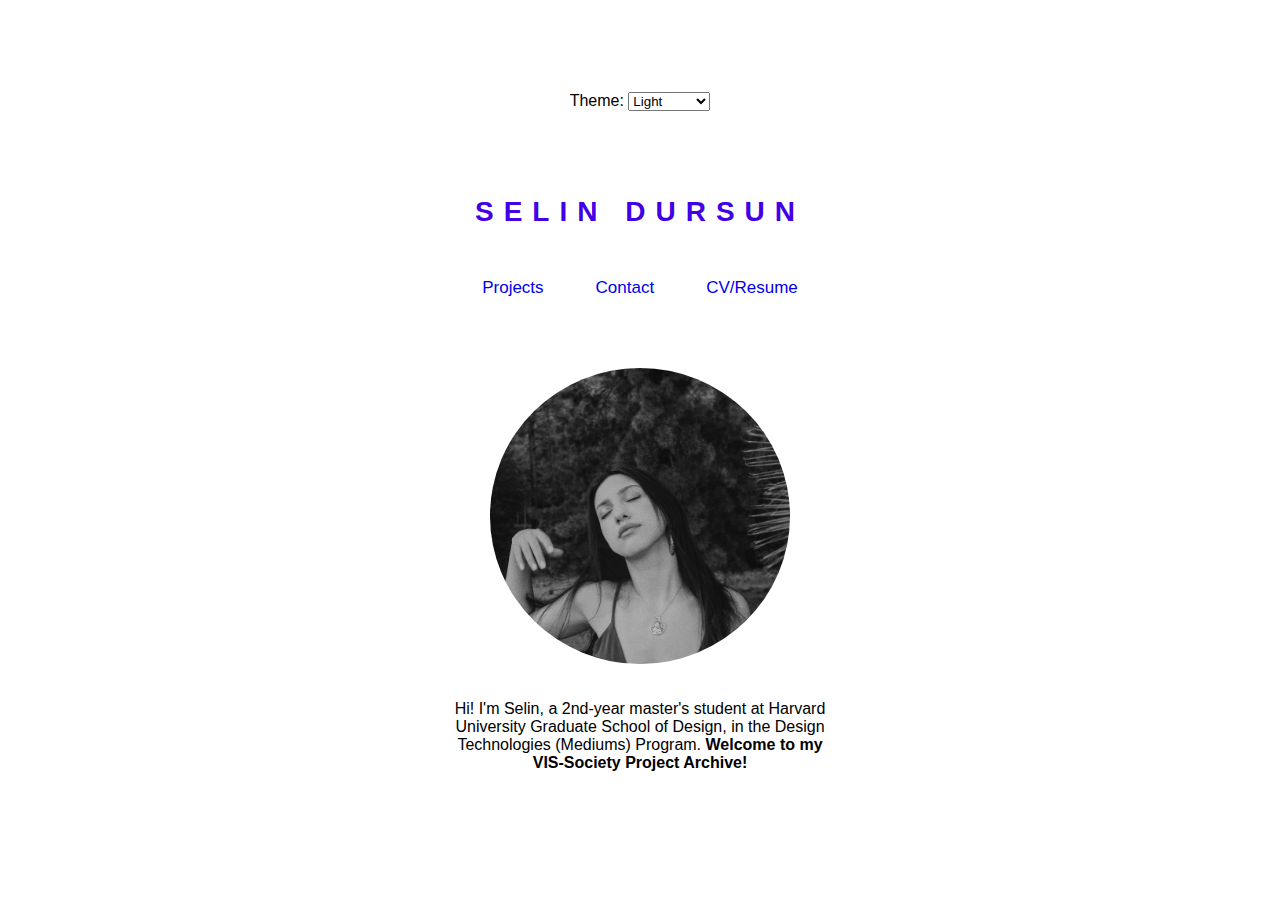
<file: index.html>
<!DOCTYPE html>
<html lang="en" class="home">
<link href="style.css" rel="stylesheet" />

<head>
    <link rel="preconnect" href="https://fonts.googleapis.com">
    <link rel="preconnect" href="https://fonts.gstatic.com" crossorigin>
    <link href="https://fonts.googleapis.com/css2?family=Rubik:ital,wght@0,300..900;1,300..900&display=swap" rel="stylesheet">
    <meta charset="UTF-8">
    <meta http-equiv="X-UA-Compatible" content="IE=edge">
    <meta name="viewport" content="width=device-width, initial-scale=1.0">
    <script src="global.js" type="module"></script>

    <title>Selin Dursun's Portfolio</title>
    <!-- <h1>Selin Dursun</h1> -->
    <!-- <p>Hi! I'm Selin, 2nd-year master's student Harvard University Graduate School of Design, in Design Technologies (Mediums) Program.</p> -->
    
</head>


<!-- <img
  class="fit-picture"
  src="images/selin-profil.jpg"
  alt="Profil picture" /> -->

<body>

    <!-- <header>
        <a href="index.html"class="active">
            <div id="logo">Selin Dursun</div> 
        </a>
    </header>
    
    <nav>
        <a href="projects/index.html">Projects</a>
        <a href="contact/index.html">Contact</a>
        <a href="cv/index.html">CV/Resume</a>
    </nav>

    <div class="profile-container">
        <img class="fit-picture" src="images/selin-profil.jpg" alt="Profil picture" />
        <p>Hi! I'm Selin, 2nd-year master's student at Harvard University Graduate School of Design, in the Design Technologies (Mediums) Program.</p>
    </div> -->

    <body>
        <div class="sidebar">
            <header>
                <a href="index.html" class="active">
                    <div id="logo">Selin Dursun</div>
                </a>
            </header>
            <nav>
                <a href="projects/index.html">Projects</a>
                <a href="contact/index.html">Contact</a>
                <a href="cv/index.html">CV/Resume</a>
            </nav>
        </div>
        <div class="main-content">
            <img class="fit-picture" src="images/selin-profil.jpg" alt="Profile picture" />
            <div class="text-box">
                <p>Hi! I'm Selin, a 2nd-year master's student at Harvard University Graduate School of Design, in the Design Technologies (Mediums) Program. <b>Welcome to my VIS-Society Project Archive! </b></p>
            </div>
        </div>
    </body>
    
</body>


</html>
</file>
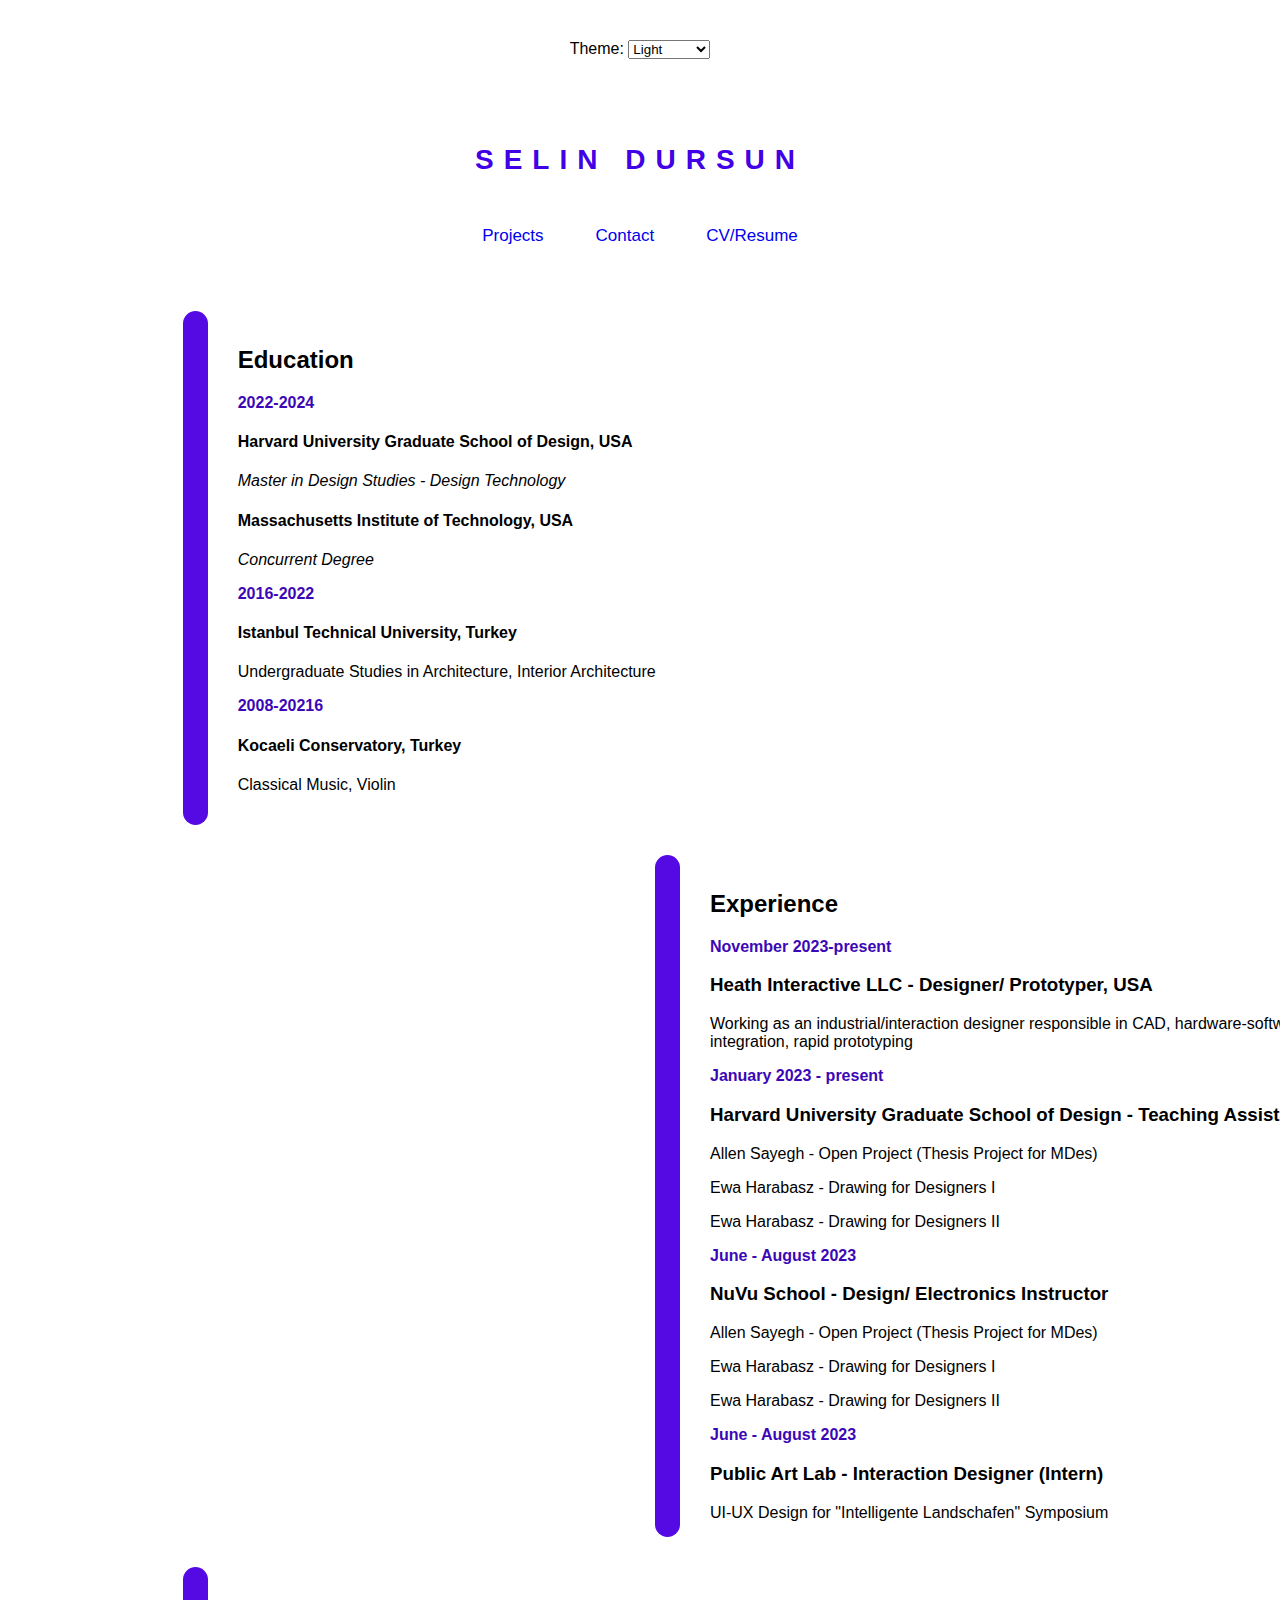
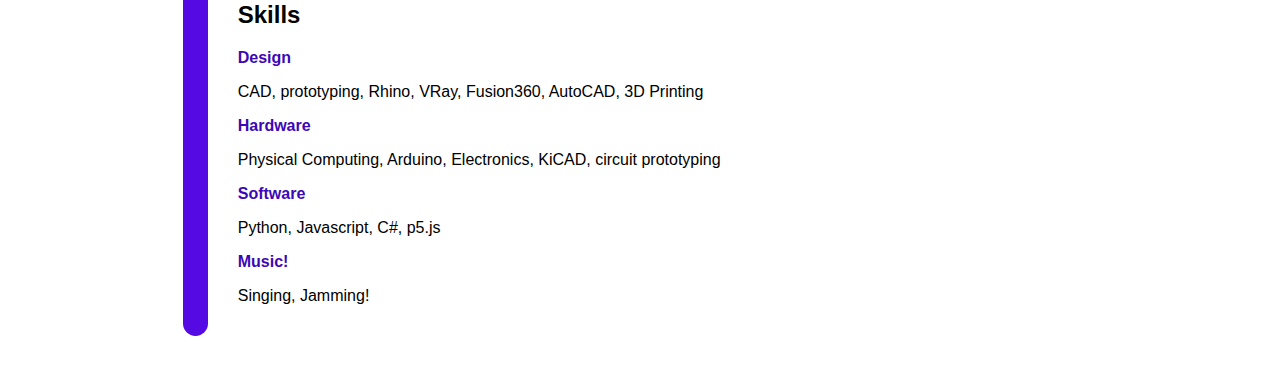
<file: cv/index.html>
<!DOCTYPE html>
<html lang="en">
<head>
    <link rel="stylesheet" href="../style.css">
    <title>Selin Dursun's CV</title>
    <script src="../global.js" type="module"></script>
</head>
<body>

<div class="sidebar">
    <header>
        <a href="../index.html" >
            <div id="logo">Selin Dursun</div>
        </a>
    </header>
    <nav>
        <a href="../projects/index.html">Projects</a>
        <a href="../contact/index.html">Contact</a>
        <a href="cv/index.html" class="active">CV/Resume</a>
    </nav>
</div>

<!-- <div class="content">
    <h1>Curriculum Vitae</h1>
    
    <section id="personal-info">
        <h2>Personal Information</h2>
        <p>Name: Selin Dursun</p>
        <p>Email: email@example.com</p>
        <p>LinkedIn: <a href="your-linkedin-url">linkedin.com/in/yourprofile</a></p>
    </section>
    
    <section id="education">
        <h2>Education</h2>
        <p><strong>University Name</strong> - Degree (Year)</p>
        <p>Description or Major Achievements</p>
    </section>
    
    <section id="experience">
        <h2>Experience</h2>
        <p><strong>Job Title</strong> - Company Name (Year-Year)</p>
        <p>Brief description of your role and achievements</p>
    </section>
    
    <section id="skills">
        <h2>Skills</h2>
        <ul>
            <li>Skill 1</li>
            <li>Skill 2</li>
            <li>Skill 3</li>
        </ul>
    </section>
    
    <section id="certifications">
        <h2>Certifications</h2>
        <p>Certification Name - Issuing Organization (Year)</p>
    </section>
    
    <section id="awards">
        <h2>Awards</h2>
        <p>Award Name - Awarding Body (Year)</p>
    </section>
</div> -->


<div class="timeline">
    <div class="container left">
        <div class="content">
            <h2>Education</h2>
            <div class="year"><b>2022-2024</b></div>
            <h4>Harvard University Graduate School of Design, USA</h4>
            <p><i>Master in Design Studies - Design Technology</i></p>
            <h4>Massachusetts Institute of Technology, USA</h4>
            <p><i>Concurrent Degree</i></p>
            
            <div class="year"><b>2016-2022</b></div>
            <h4>Istanbul Technical University, Turkey</h4>
            <p>Undergraduate Studies in Architecture, Interior Architecture</p>
            <div class="year"><b>2008-20216</b></div>
            <h4>Kocaeli Conservatory, Turkey</h4>
            <p>Classical Music, Violin</p>
        </div>
    </div>

    <div class="container right">
        <div class="content">
            <h2>Experience</h2>

            <div class="year" ><b>November 2023-present</b></div>
            <h3>Heath Interactive LLC -  Designer/ Prototyper,  USA</h3>
            <p>Working as an industrial/interaction designer responsible in CAD, hardware-software integration, rapid prototyping</p>

            <div class="year" ><b>January 2023 - present</b></div>
            <h3>Harvard University Graduate School of Design - Teaching Assistant</h3>
            Allen Sayegh - Open Project (Thesis Project for MDes)<p>Ewa Harabasz - Drawing for Designers I </p> 
            <p>Ewa Harabasz - Drawing for Designers II</p>
           
            <div class="year" ><b>June - August 2023</b></div>
            <h3>NuVu School - Design/ Electronics Instructor</h3>
            Allen Sayegh - Open Project (Thesis Project for MDes)<p>Ewa Harabasz - Drawing for Designers I </p> 
            <p>Ewa Harabasz - Drawing for Designers II</p>

            <div class="year" ><b>June - August 2023</b></div>
            <h3>Public Art Lab - Interaction Designer (Intern)</h3>
            UI-UX Design for "Intelligente Landschafen" Symposium 
        </div>
    </div>

    <div class="container left">
        <div class="content">
            <h2>Skills</h2>
            <div class="year"><b>Design</b></div>
            <p>CAD, prototyping, Rhino, VRay, Fusion360, AutoCAD, 3D Printing</p>
            <div class="year"><b>Hardware</b></div>
            <p>Physical Computing, Arduino, Electronics, KiCAD, circuit prototyping</p>
            <div class="year"><b>Software</b></div>
            <p>Python, Javascript, C#, p5.js</p>
            <div class="year"><b>Music!</b></div>
            <p>Singing, Jamming!</p>


        </div>
    </div>

    <!-- Add more events here -->
</div>

</body>
</html>
</file>
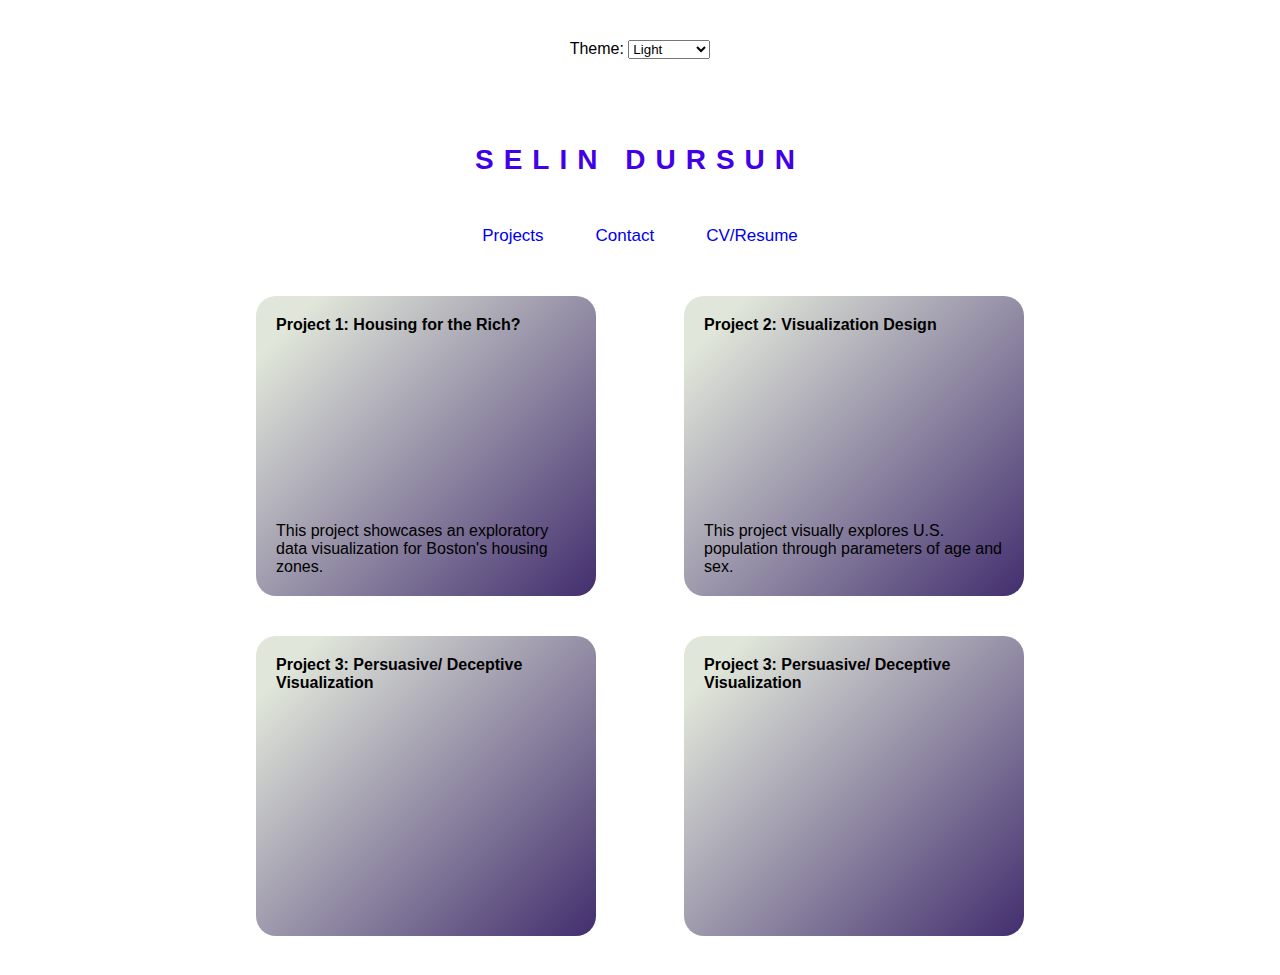
<file: projects/index.html>
<!DOCTYPE html>
<html lang="en">
<head>
    <link rel="stylesheet" href="../style.css">
    <title>Selin Dursun's Projects</title>
    <script src="../global.js" type="module"></script>
</head>


<body>


    <div class="sidebar">
        <header>
            <a href="../index.html" >
                <div id="logo">Selin Dursun</div>
            </a>
        </header>
        <nav>
            <a href="projects/index.html" class="active">Projects</a>
            <a href="../contact/index.html">Contact</a>
            <a href="../cv/index.html">CV/Resume</a>
        </nav>
    </div>

    <div id="projects">

     <a href="project-1.html" style="text-decoration: none; color: inherit;"> 
           
        <div class="proj">
                <h4>Project 1: Housing for the Rich?</h4>
                <p>This project showcases an exploratory data visualization for Boston's housing zones.</p>
            </div>
        </a>

        <a href="project-2.html" style="text-decoration: none; color: inherit;"> 
           
            <div class="proj">
                    <h4>Project 2: Visualization Design</h4>
                    <p>This project visually explores U.S. population through parameters of age and sex. </p>
                </div>
            </a>

        <a href="project-3.html" style="text-decoration: none; color: inherit;"> 
           
            <div class="proj">

                <h4>Project 3: Persuasive/ Deceptive Visualization</h4>
        
            </div>
            </a>

         <a href="project-4.html" style="text-decoration: none; color: inherit;"> 
        
            <div class="proj">
    
                 <h4>Project 3: Persuasive/ Deceptive Visualization</h4>
            
            </div>
            </a>

    </div>

    <div>
        <h3></h3>
        <p></p>
    </div>
</body>

</html>
</file>
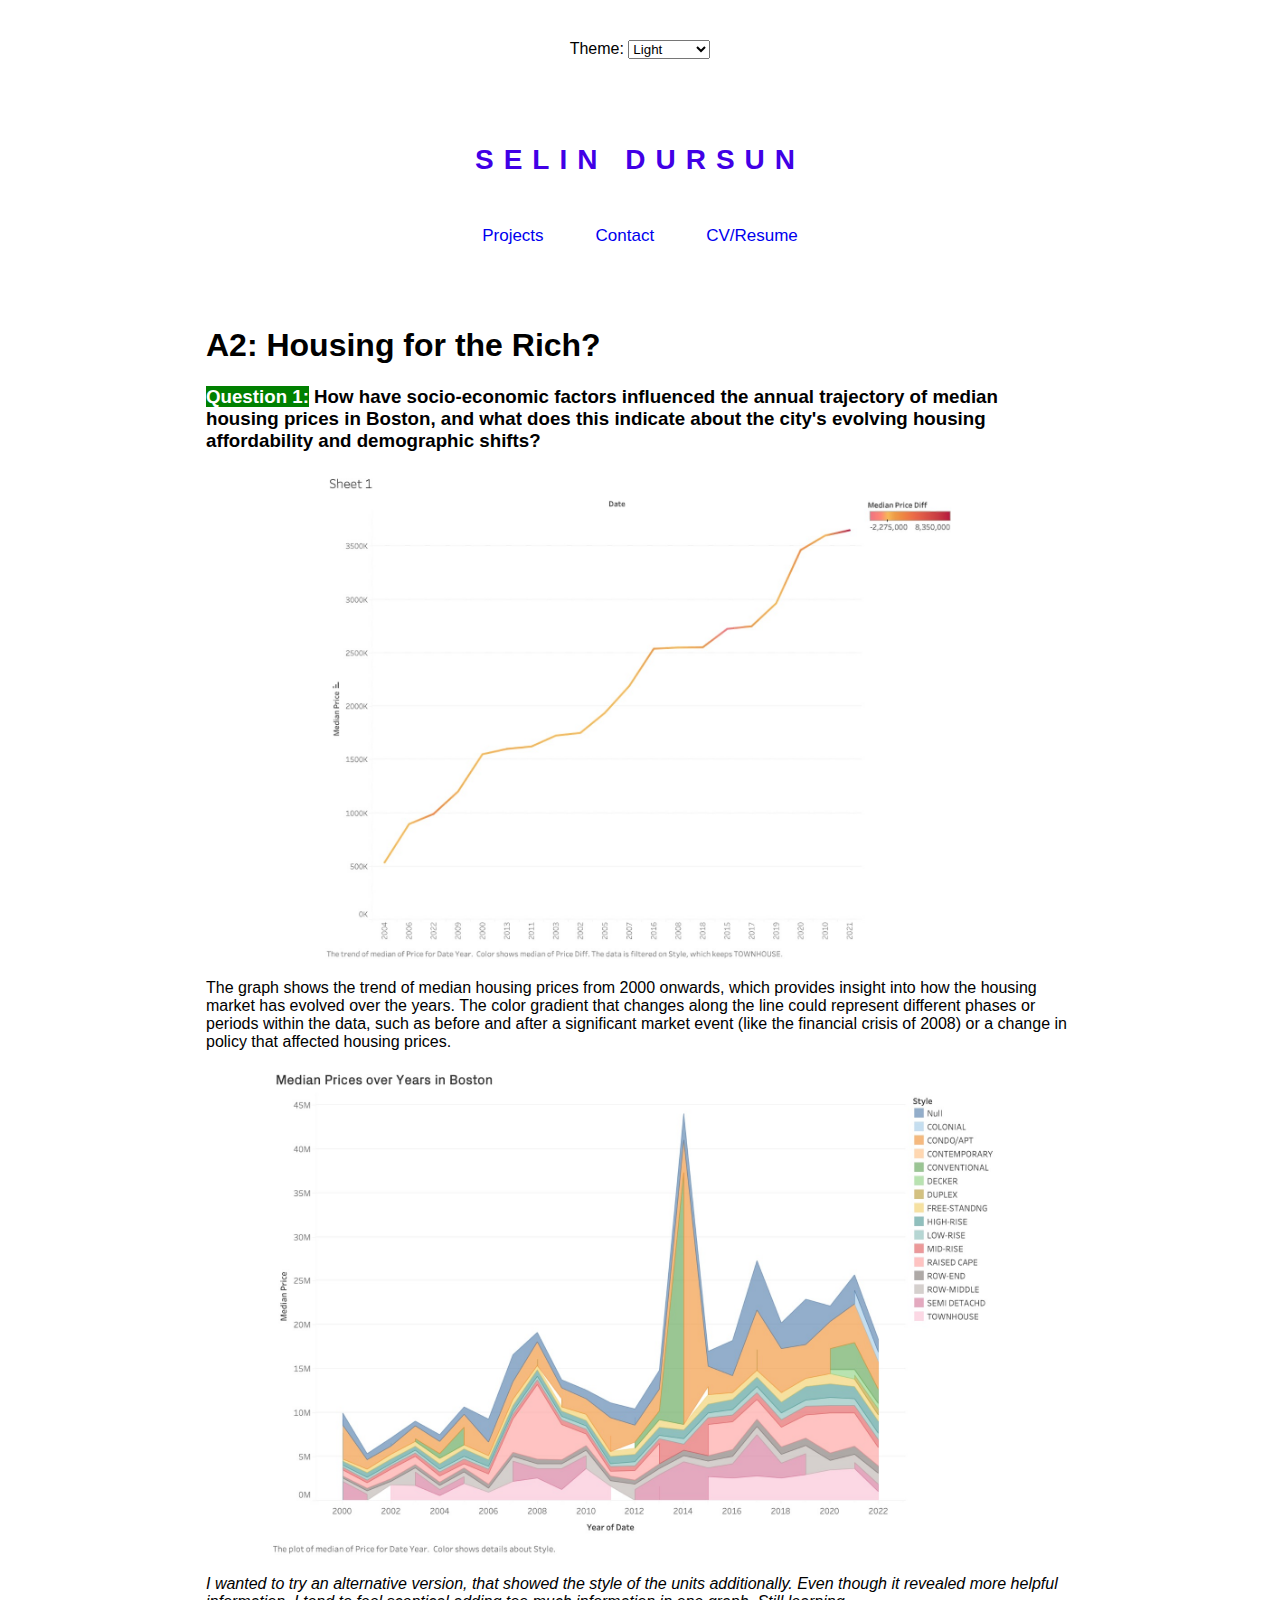
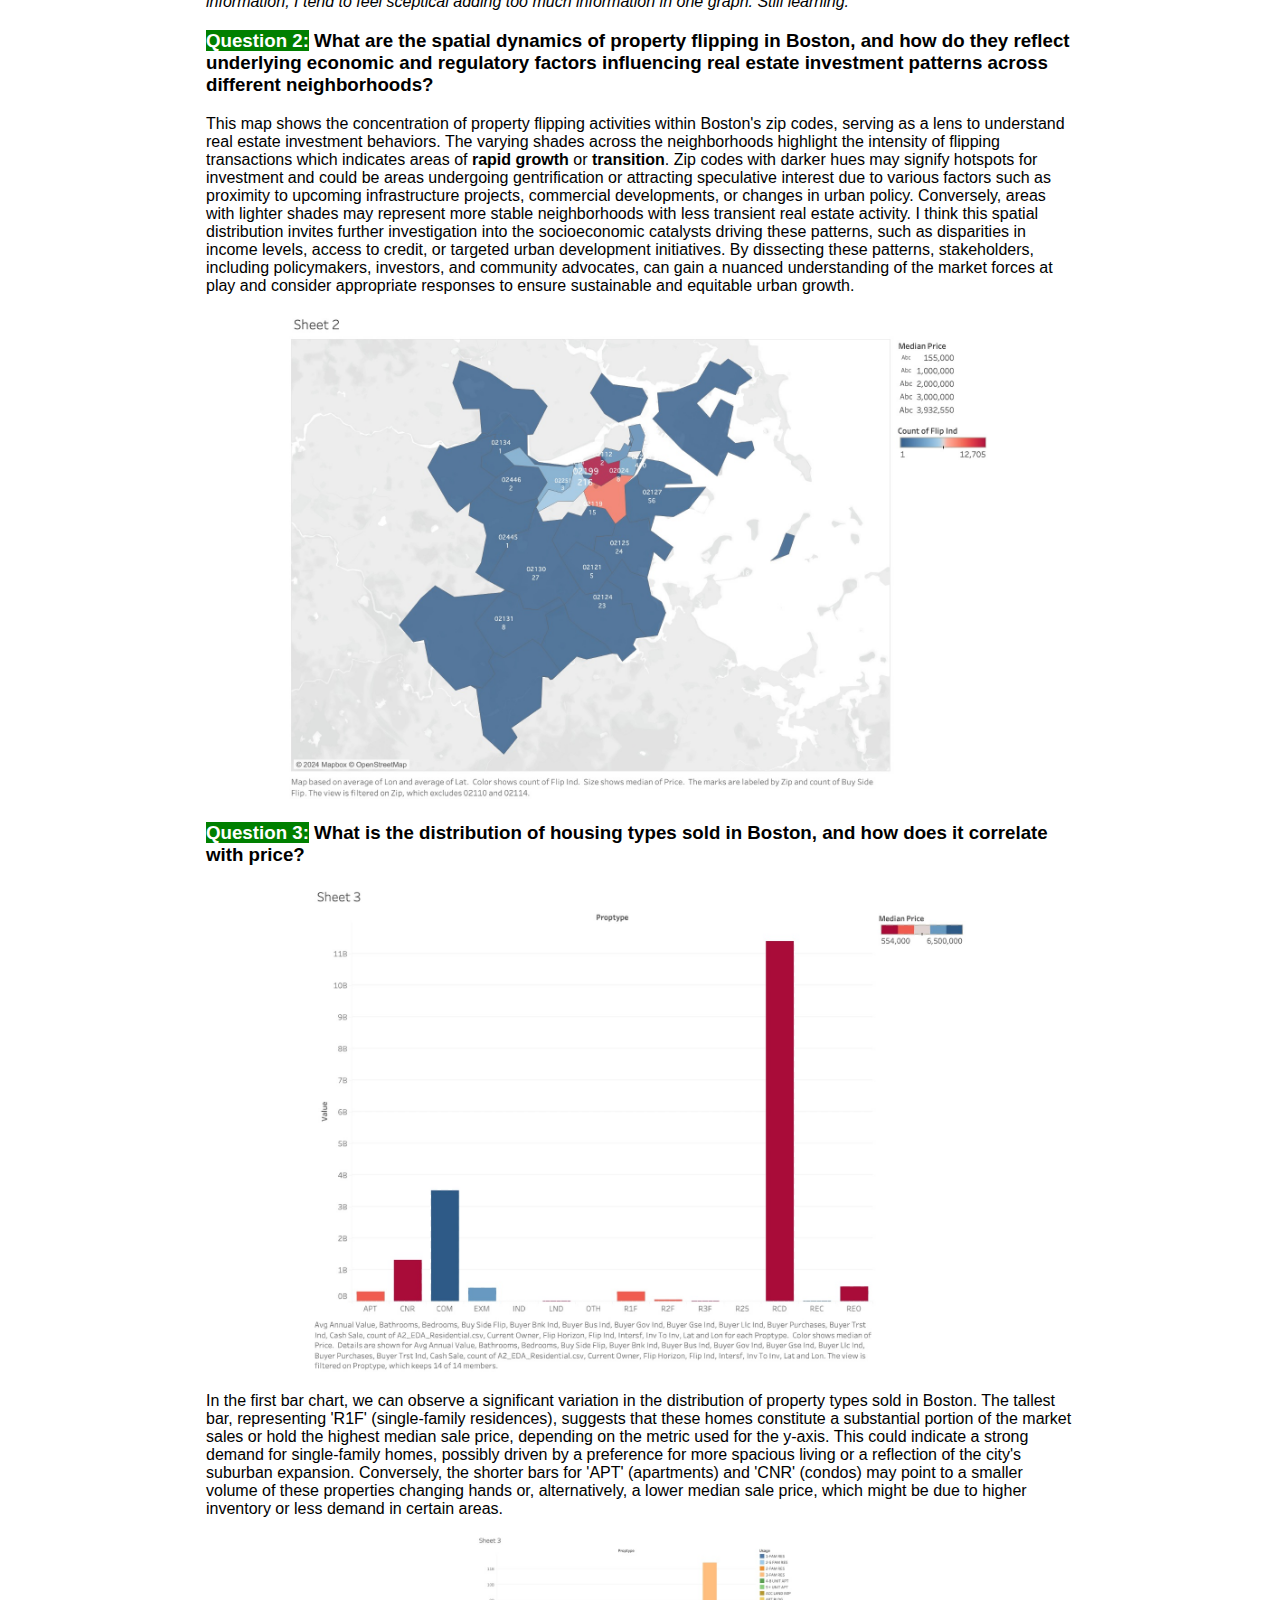
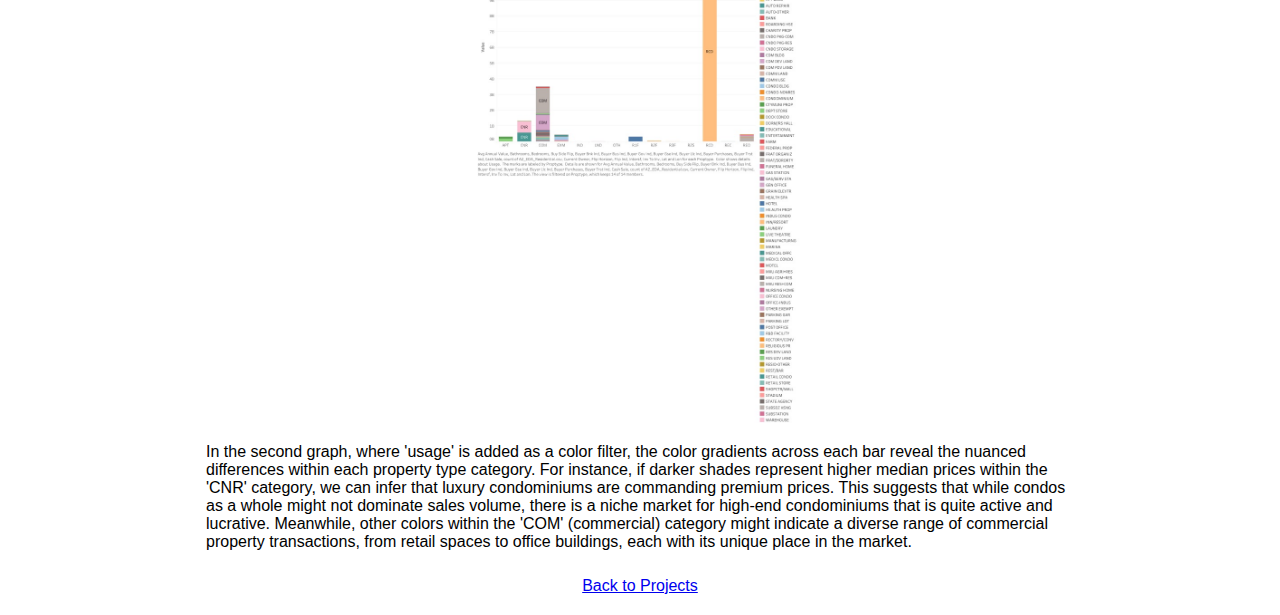
<file: projects/project-1.html>
<!DOCTYPE html>
<html lang="en">
<head>
    <link rel="stylesheet" href="../style.css">
    <title>Selin Dursun's Projects</title>
    <link rel="preconnect" href="https://fonts.googleapis.com">
    <link rel="preconnect" href="https://fonts.gstatic.com" crossorigin>
    <link href="https://fonts.googleapis.com/css2?family=Rubik:ital,wght@0,300..900;1,300..900&display=swap" rel="stylesheet">
    <meta charset="UTF-8">
    <meta http-equiv="X-UA-Compatible" content="IE=edge">
    <meta name="viewport" content="width=device-width, initial-scale=1.0">
        
</head>
<body>
    <script src="../global.js" type="module"></script>
    <div class="sidebar">
        <header>
            <a href="../index.html" >
                <div id="logo">Selin Dursun</div>
            </a>
        </header>
        <nav>
            <a href="../projects/index.html" class="active" > Projects </a>
            <a href="../contact/index.html">Contact</a>
            <a href="../cv/index.html">CV/Resume</a>
        </nav>
    </div>
    


    <div class="containerss">
        <h1>A2: Housing for the Rich? </h1>
    
        <h3><mark>Question 1:</mark> How have socio-economic factors influenced the annual trajectory of median housing prices in Boston, and what does this indicate about the city's evolving housing affordability and demographic shifts? </h3>
        
        <img src="../images/A2-Q1.1.jpeg" alt="Line Graph" class="responsive-image-1">
    

        
        <p>The graph shows the trend of median housing prices from 2000 onwards, which provides insight into how the housing market has evolved over the years. The color gradient that changes along the line could represent different phases or periods within the data, such as before and after a significant market event (like the financial crisis of 2008) or a change in policy that affected housing prices.</p>

        <img src="../images/A2-Q1.2.jpeg" alt="Another Version I have tried" class="responsive-image-1">
        <p><i> I wanted to try an alternative version, that showed the style of the units additionally. Even though it revealed more helpful information, I tend to feel sceptical adding too much information in one graph. Still learning. </i></p>


        <h3><mark>Question 2:</mark> What are the spatial dynamics of property flipping in Boston, and how do they reflect underlying economic and regulatory factors influencing real estate investment patterns across different neighborhoods? </h3>


        <p>This map shows the concentration of property flipping activities within Boston's zip codes, serving as a lens to understand real estate investment behaviors. The varying shades across the neighborhoods highlight the intensity of flipping transactions which indicates areas of <b>rapid growth</b> or <b>transition</b>. Zip codes with darker hues may signify hotspots for investment and could be areas undergoing gentrification or attracting speculative interest due to various factors such as proximity to upcoming infrastructure projects, commercial developments, or changes in urban policy. Conversely, areas with lighter shades may represent more stable neighborhoods with less transient real estate activity. I think this spatial distribution invites further investigation into the socioeconomic catalysts driving these patterns, such as disparities in income levels, access to credit, or targeted urban development initiatives. By dissecting these patterns, stakeholders, including policymakers, investors, and community advocates, can gain a nuanced understanding of the market forces at play and consider appropriate responses to ensure sustainable and equitable urban growth.</p>

        <img src="../images/A2-Q2.jpeg" alt="Map" class="responsive-image-1">


        <h3><mark>Question 3:</mark> What is the distribution of housing types sold in Boston, and how does it correlate with price? </h3>

        <img src="../images/A2-Q3.1.jpg" alt="Map" class="responsive-image-1">

        <p>In the first bar chart, we can observe a significant variation in the distribution of property types sold in Boston. The tallest bar, representing 'R1F' (single-family residences), suggests that these homes constitute a substantial portion of the market sales or hold the highest median sale price, depending on the metric used for the y-axis. This could indicate a strong demand for single-family homes, possibly driven by a preference for more spacious living or a reflection of the city's suburban expansion. Conversely, the shorter bars for 'APT' (apartments) and 'CNR' (condos) may point to a smaller volume of these properties changing hands or, alternatively, a lower median sale price, which might be due to higher inventory or less demand in certain areas.</p>

        <img src="../images/A2-Q3.2.jpg" alt="Map" class="responsive-image-1">

        <p>In the second graph, where 'usage' is added as a color filter, the color gradients across each bar reveal the nuanced differences within each property type category. For instance, if darker shades represent higher median prices within the 'CNR' category, we can infer that luxury condominiums are commanding premium prices. This suggests that while condos as a whole might not dominate sales volume, there is a niche market for high-end condominiums that is quite active and lucrative. Meanwhile, other colors within the 'COM' (commercial) category might indicate a diverse range of commercial property transactions, from retail spaces to office buildings, each with its unique place in the market.</p>




    </div>



<a href="../projects/index.html">Back to Projects</a>
    

    </div>
</body>
</html>
</file>
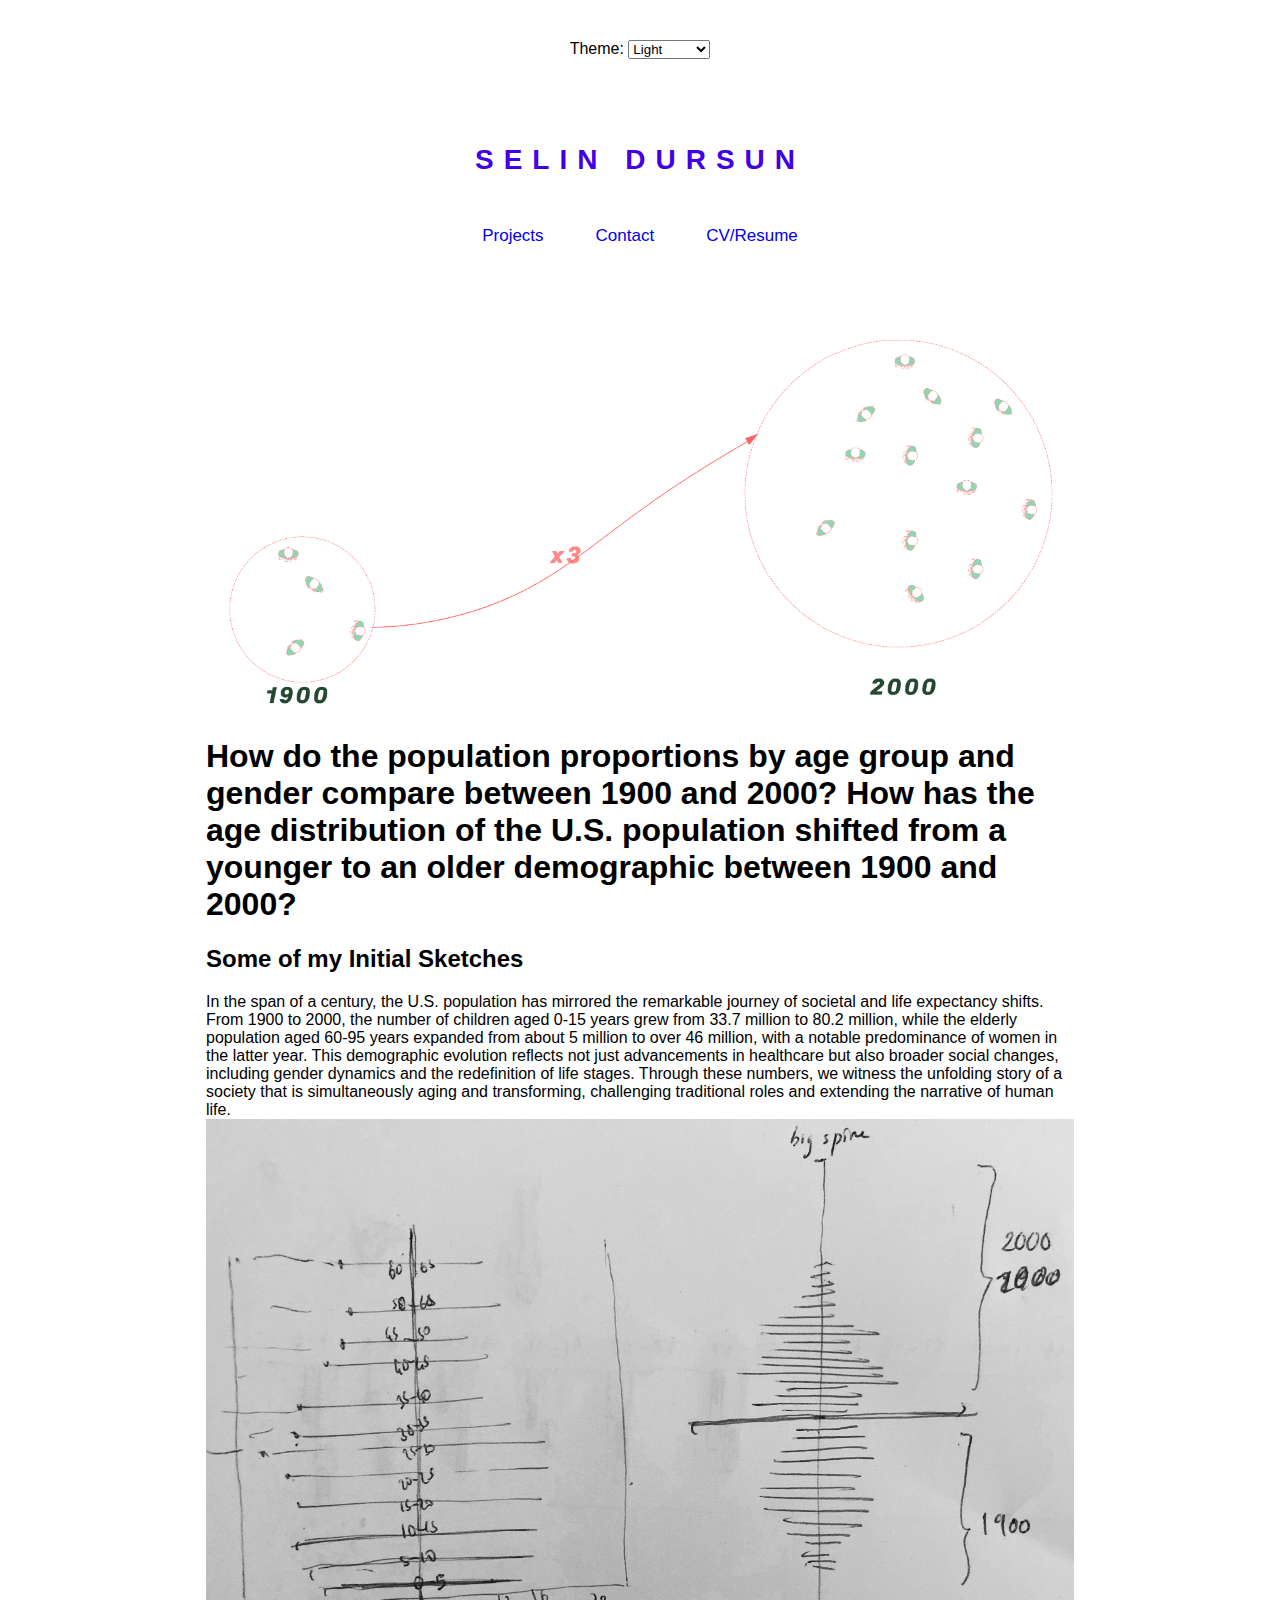
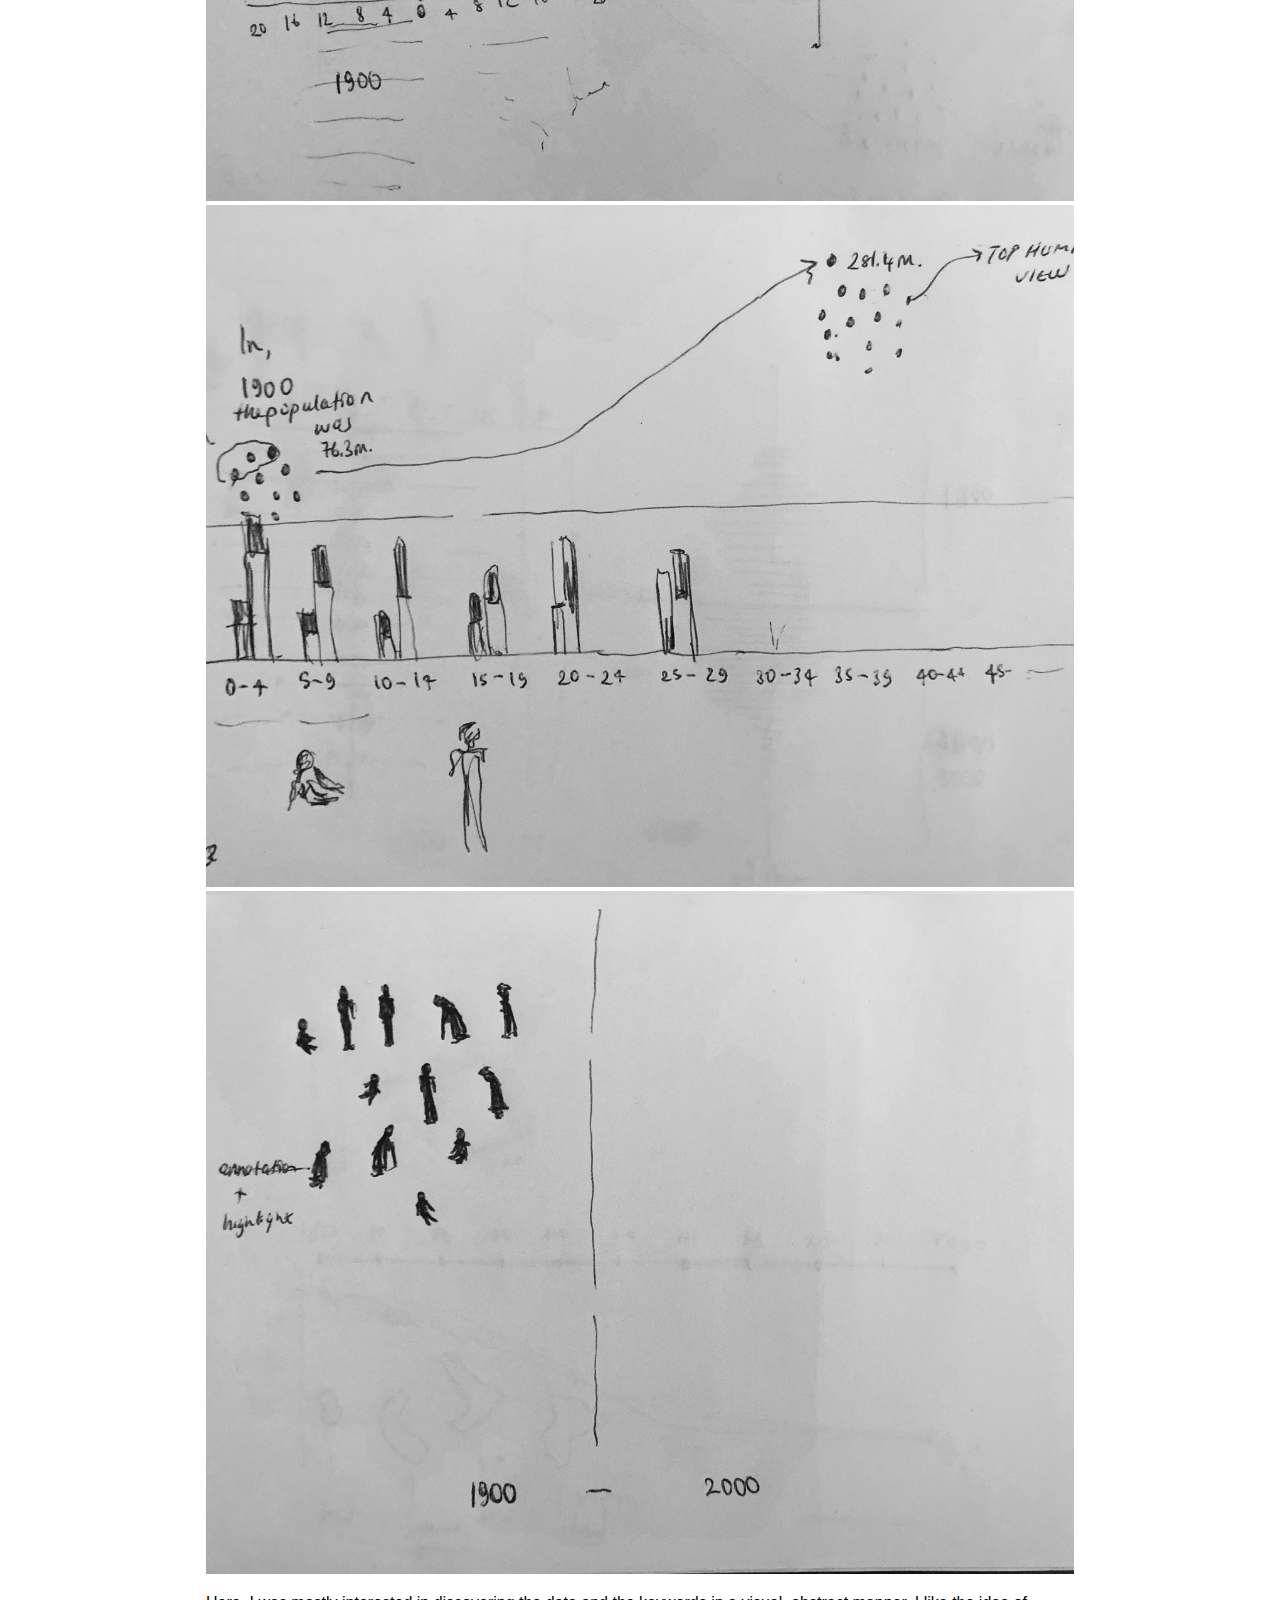
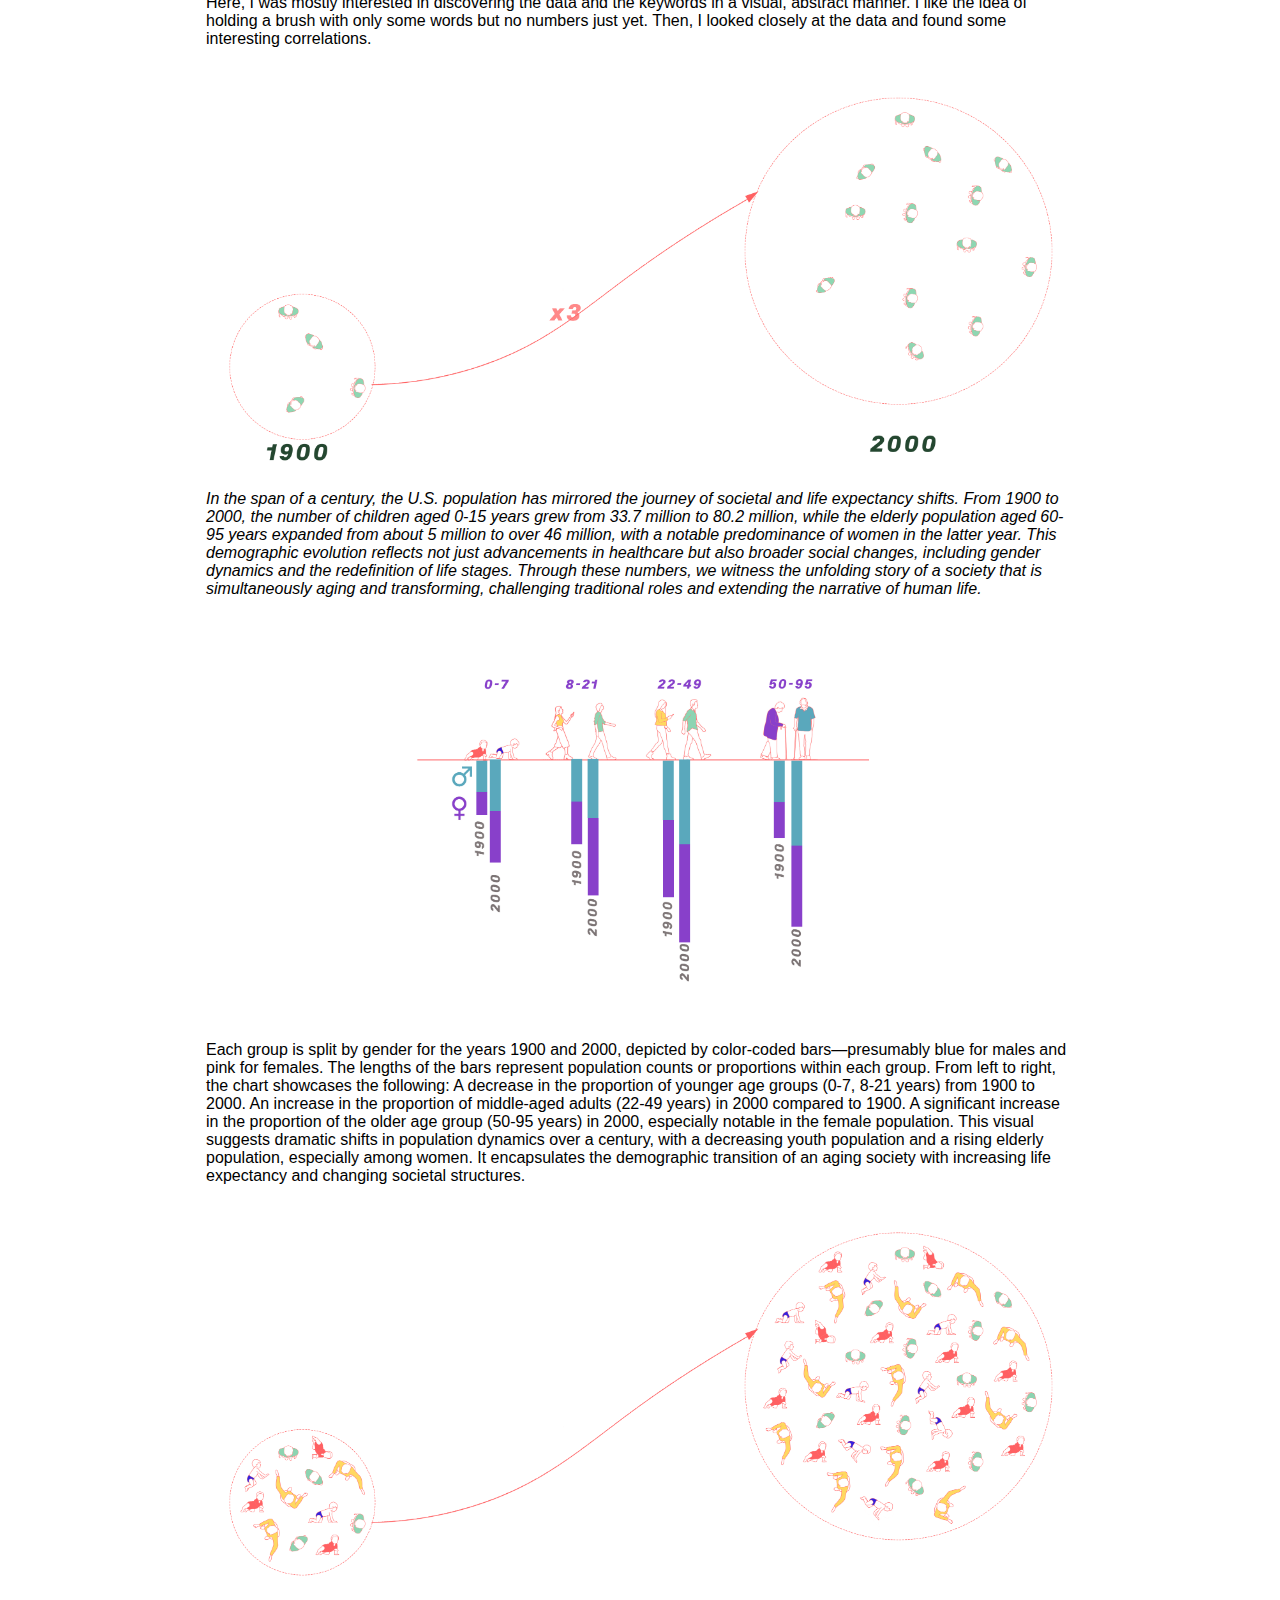
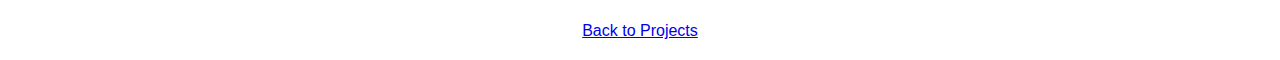
<file: projects/project-2.html>
<!DOCTYPE html>
<html lang="en">
<head>
    <link rel="stylesheet" href="../style.css">
    <title>Selin Dursun's Projects</title>
    <link rel="preconnect" href="https://fonts.googleapis.com">
    <link rel="preconnect" href="https://fonts.gstatic.com" crossorigin>
    <link href="https://fonts.googleapis.com/css2?family=Rubik:ital,wght@0,300..900;1,300..900&display=swap" rel="stylesheet">
    <meta charset="UTF-8">
    <meta http-equiv="X-UA-Compatible" content="IE=edge">
    <meta name="viewport" content="width=device-width, initial-scale=1.0">
    <script src="../global.js" type="module"></script>
        
</head>
<body>
    <div class="sidebar">
        <header>
            <a href="../index.html" >
                <div id="logo">Selin Dursun</div>
            </a>
        </header>
        <nav>
            <a href="../projects/index.html" class="active" > Projects </a>
            <a href="../contact/index.html">Contact</a>
            <a href="../cv/index.html">CV/Resume</a>
        </nav>
    </div>
</body>

<div class="containerss">

    <img src="../images/demog.gif" alt="Another Version I have tried" class="responsive-image-1">

    <h1> How do the population proportions by age group and gender compare between 1900 and 2000? How has the age distribution of the U.S. population shifted from a younger to an older demographic between 1900 and 2000?  </h1>

    <h2>Some of my Initial Sketches</h2>
    
    In the span of a century, the U.S. population has mirrored the remarkable journey of societal and life expectancy shifts. From 1900 to 2000, the number of children aged 0-15 years grew from 33.7 million to 80.2 million, while the elderly population aged 60-95 years expanded from about 5 million to over 46 million, with a notable predominance of women in the latter year. This demographic evolution reflects not just advancements in healthcare but also broader social changes, including gender dynamics and the redefinition of life stages. Through these numbers, we witness the unfolding story of a society that is simultaneously aging and transforming, challenging traditional roles and extending the narrative of human life.
    <img src="../images/sketch2.jpg" alt="s1" class="responsive-image-1">
    <img src="../images/sketch3.jpg" alt="s1" class="responsive-image-1">
    <img src="../images/sketch4.jpg" alt="s1" class="responsive-image-1">


    <p>Here, I was mostly interested in discovering the data and the keywords in a visual, abstract manner. I like the idea of holding a brush with only some words but no numbers just yet. Then, I looked closely at the data and found some interesting correlations.</p>

    <img src="../images/demog.gif" alt="Another Version I have tried" class="responsive-image-1">


    <p><i> In the span of a century, the U.S. population has mirrored the journey of societal and life expectancy shifts. From 1900 to 2000, the number of children aged 0-15 years grew from 33.7 million to 80.2 million, while the elderly population aged 60-95 years expanded from about 5 million to over 46 million, with a notable predominance of women in the latter year. This demographic evolution reflects not just advancements in healthcare but also broader social changes, including gender dynamics and the redefinition of life stages. Through these numbers, we witness the unfolding story of a society that is simultaneously aging and transforming, challenging traditional roles and extending the narrative of human life. </i></p>


    <img src="../images/second.jpg" alt="Map" class="responsive-image-1">


    <p>Each group is split by gender for the years 1900 and 2000, depicted by color-coded bars—presumably blue for males and pink for females. The lengths of the bars represent population counts or proportions within each group.

        From left to right, the chart showcases the following:
        
        A decrease in the proportion of younger age groups (0-7, 8-21 years) from 1900 to 2000.
        An increase in the proportion of middle-aged adults (22-49 years) in 2000 compared to 1900.
        A significant increase in the proportion of the older age group (50-95 years) in 2000, especially notable in the female population.
        This visual suggests dramatic shifts in population dynamics over a century, with a decreasing youth population and a rising elderly population, especially among women. It encapsulates the demographic transition of an aging society with increasing life expectancy and changing societal structures.</p>

        <img src="../images/cover.png" alt="s1" class="responsive-image-1">

</div>



<a href="../projects/index.html">Back to Projects</a>


</div>
</body>
</html>
</file>
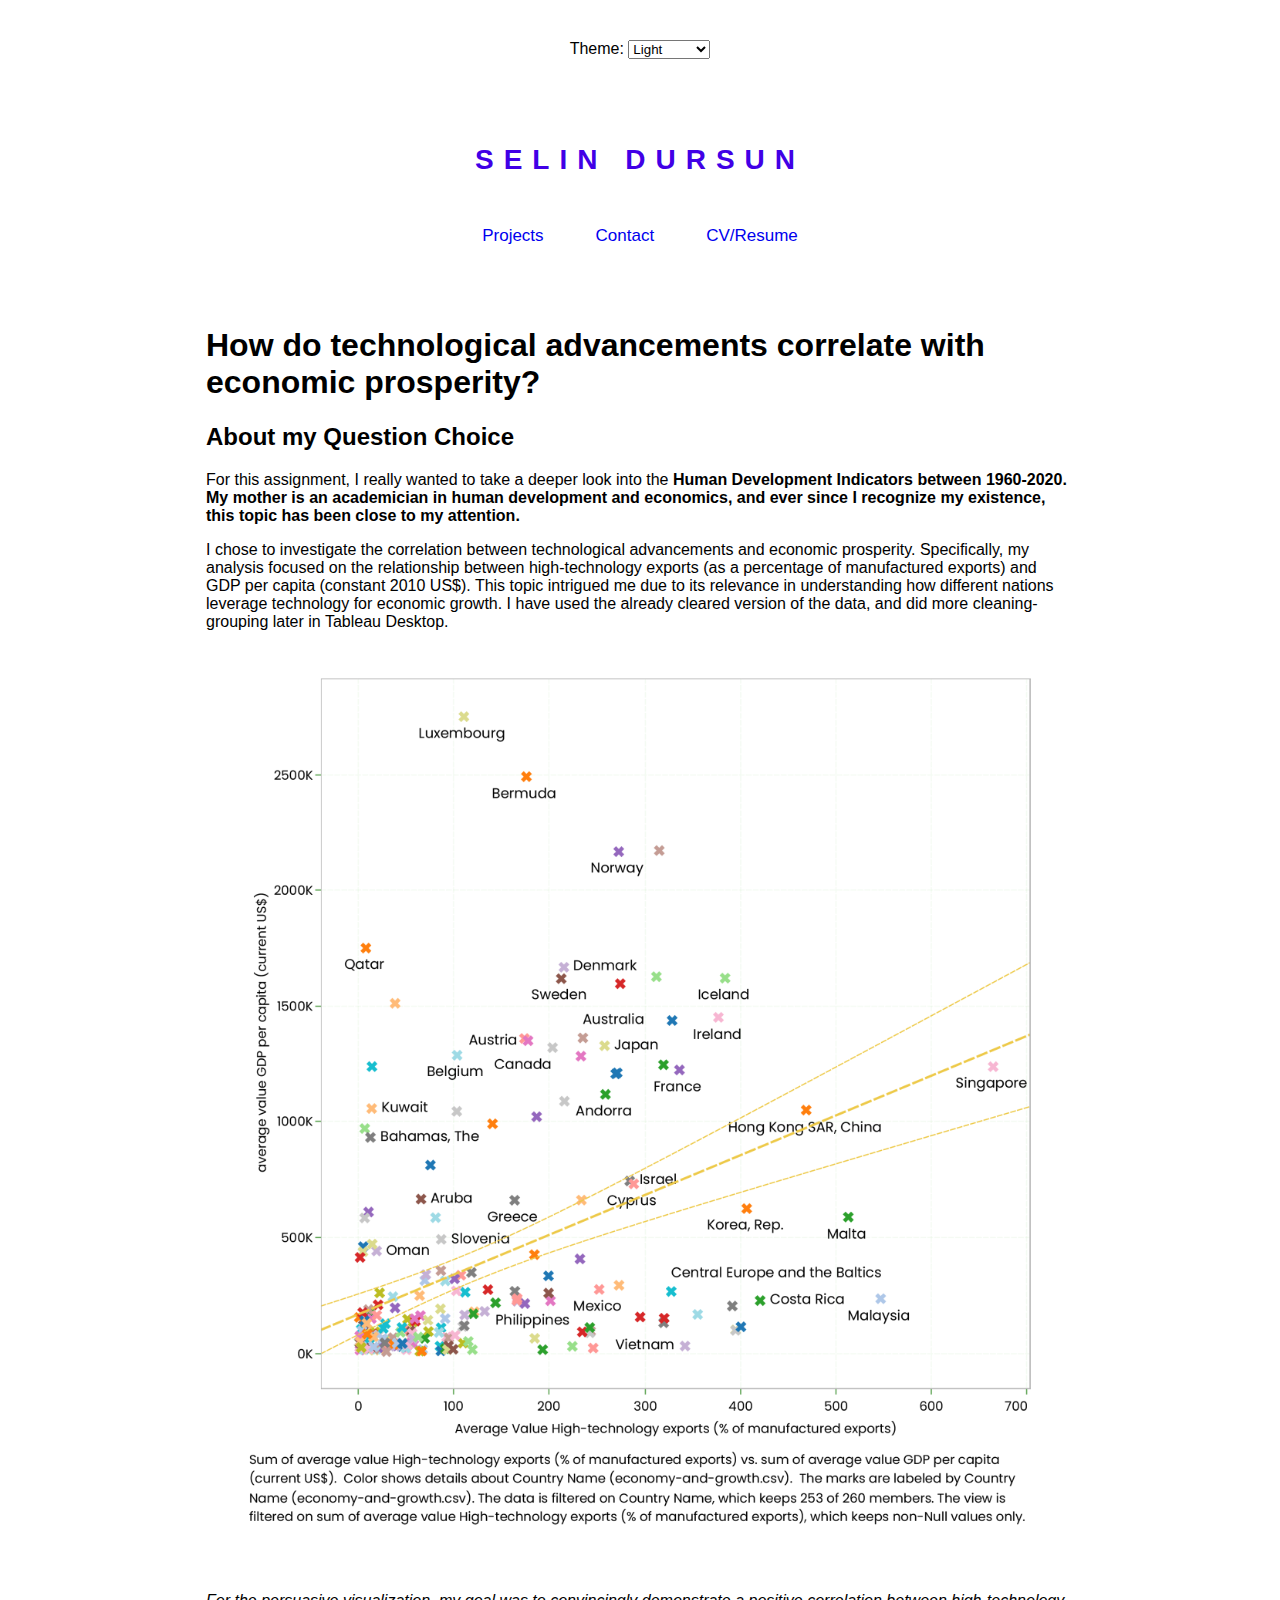
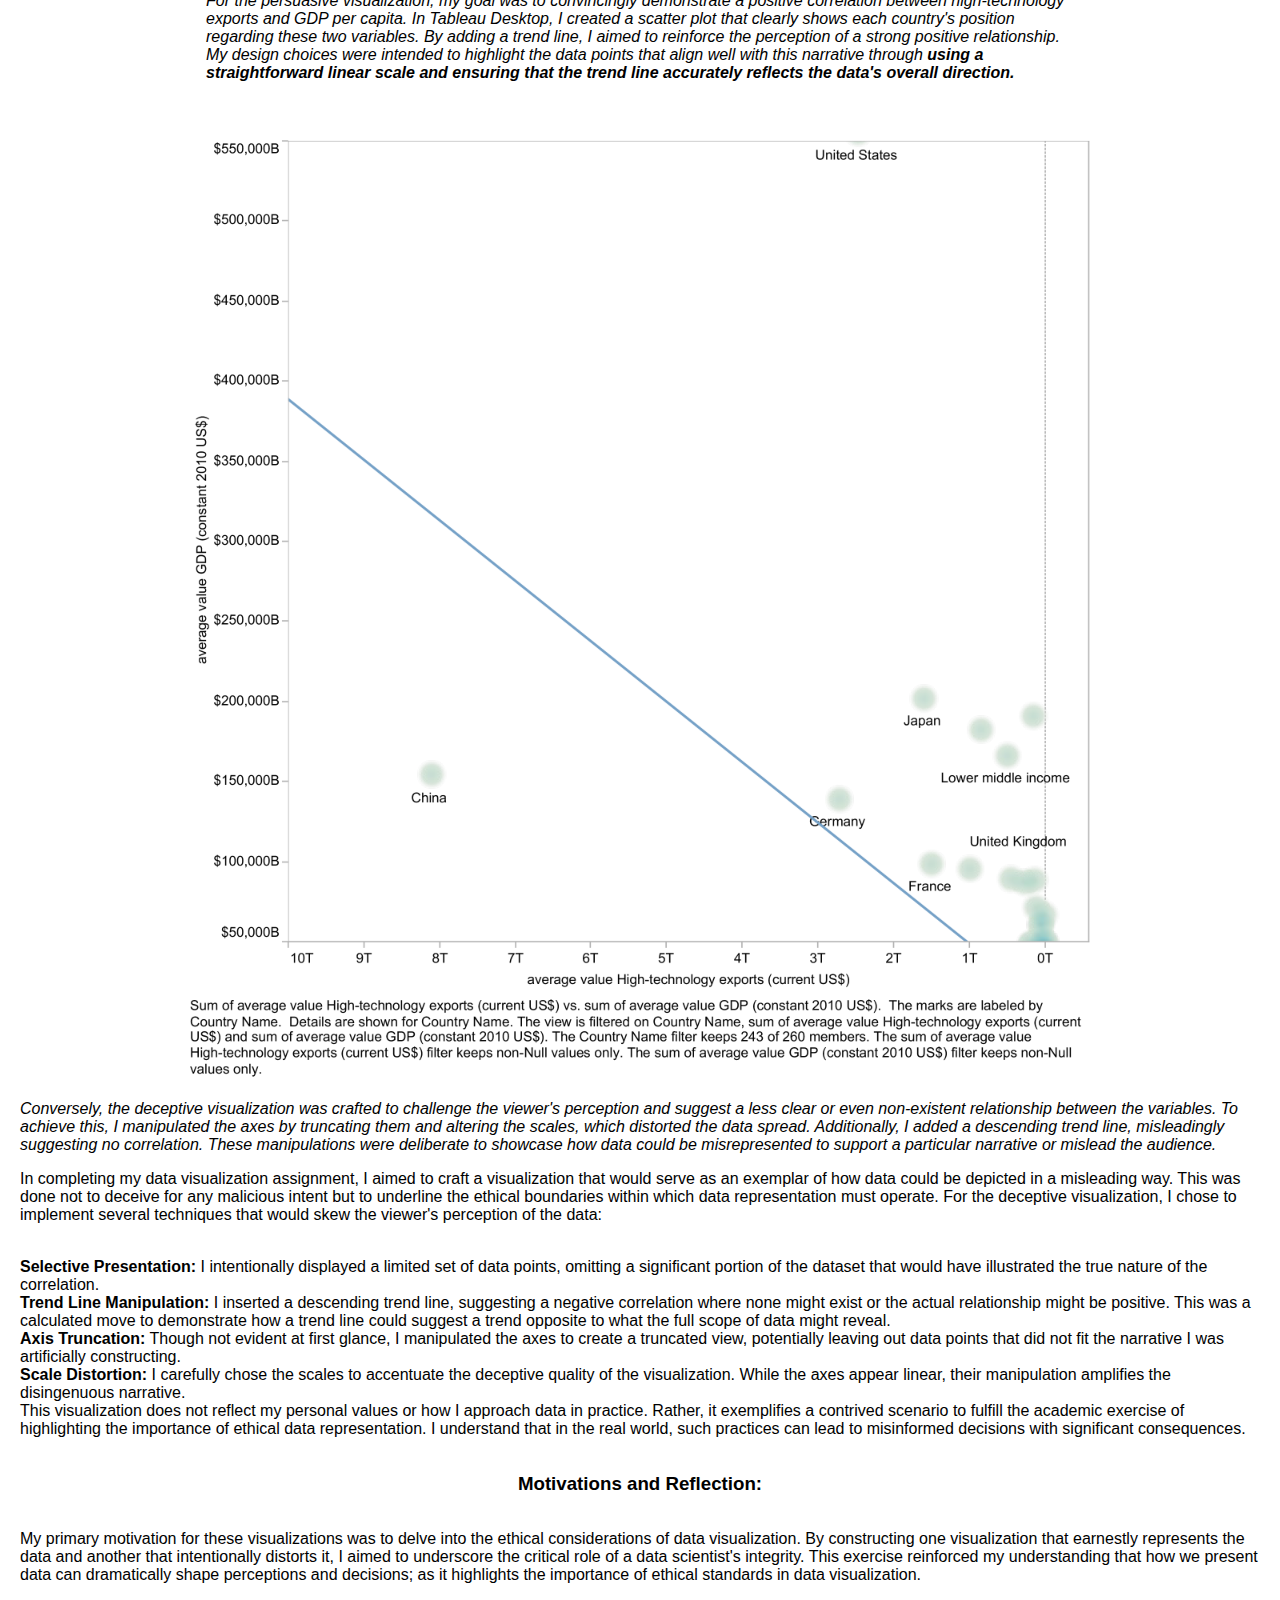
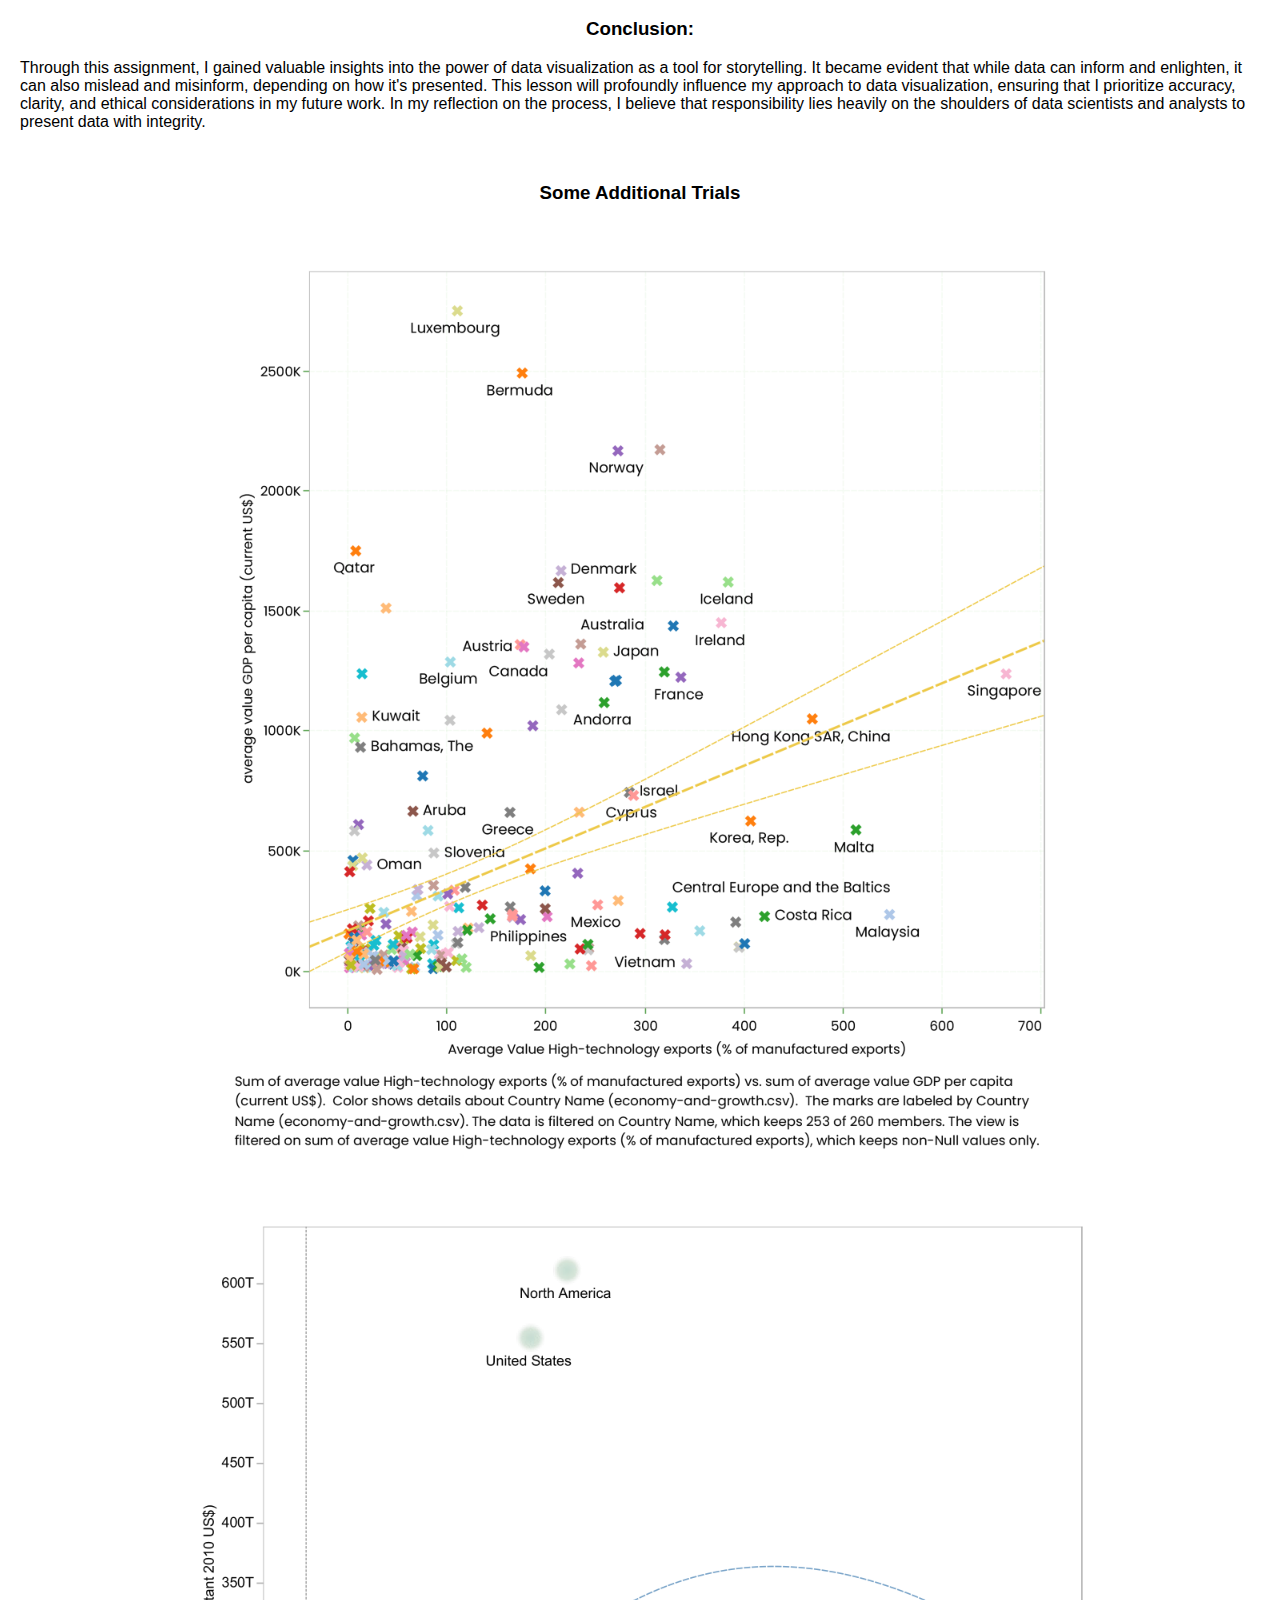
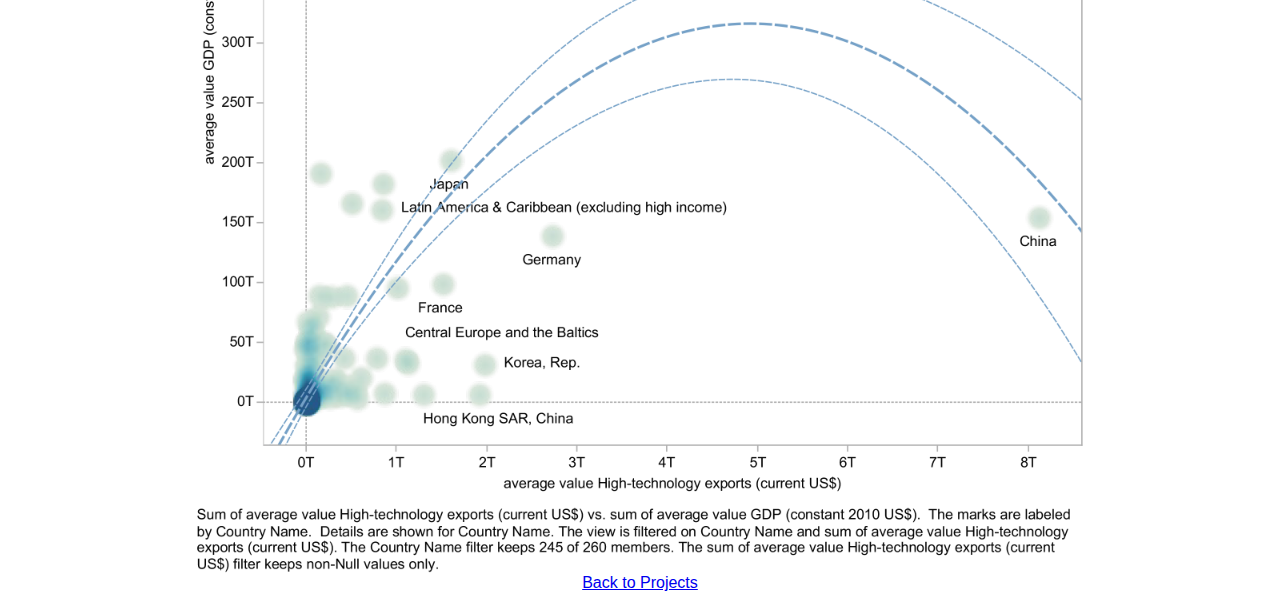
<file: projects/project-3.html>
<!DOCTYPE html>
<html lang="en">
<head>
    <link rel="stylesheet" href="../style.css">
    <title>Selin Dursun's Projects</title>
    <link rel="preconnect" href="https://fonts.googleapis.com">
    <link rel="preconnect" href="https://fonts.gstatic.com" crossorigin>
    <link href="https://fonts.googleapis.com/css2?family=Rubik:ital,wght@0,300..900;1,300..900&display=swap" rel="stylesheet">
    <meta charset="UTF-8">
    <meta http-equiv="X-UA-Compatible" content="IE=edge">
    <meta name="viewport" content="width=device-width, initial-scale=1.0">
    <script src="../global.js" type="module"></script>
        
</head>
<body>
    <div class="sidebar">
        <header>
            <a href="../index.html" >
                <div id="logo">Selin Dursun</div>
            </a>
        </header>
        <nav>
            <a href="../projects/index.html" class="active" > Projects </a>
            <a href="../contact/index.html">Contact</a>
            <a href="../cv/index.html">CV/Resume</a>
        </nav>
    </div>
</body>

<div class="containerss">
    
    <h1> How do technological advancements correlate with economic prosperity? </h1>
   
    <h2>About my Question Choice</h2>
    
    <p></b> For this assignment, I really wanted to take a deeper look into the <b>Human Development Indicators between 1960-2020. My mother is an academician in human development and economics, and ever since I recognize my existence, this topic has been close to my attention. </b></p>

    I chose to investigate the correlation between technological advancements and economic prosperity. Specifically, my analysis focused on the relationship between high-technology exports (as a percentage of manufactured exports) and GDP per capita (constant 2010 US$). This topic intrigued me due to its relevance in understanding how different nations leverage technology for economic growth. 
    I have used the already cleared version of the data, and did more cleaning-grouping later in Tableau Desktop.

   <img src="../images/A3_1-1.png" alt="s1" class="responsive-image-1">

   <p><i></b>For the persuasive visualization, my goal was to convincingly demonstrate a positive correlation between high-technology exports and GDP per capita. In Tableau Desktop, I created a scatter plot that clearly shows each country's position regarding these two variables. By adding a trend line, I aimed to reinforce the perception of a strong positive relationship. My design choices were intended to highlight the data points that align well with this narrative through <b>using a straightforward linear scale and ensuring that the trend line accurately reflects the data's overall direction.</b> </i> </p> </div></b>

   <img src="../images/A3_3.png" alt="Another Version I have tried" class="responsive-image-1">



    <!-- <img src="../images/A3_2.png" alt="Another Version I have tried" class="responsive-image-1"> -->


    <p><i> Conversely, the deceptive visualization was crafted to challenge the viewer's perception and suggest a less clear or even non-existent relationship between the variables. To achieve this, I manipulated the axes by truncating them and altering the scales, which distorted the data spread. Additionally, I added a descending trend line, misleadingly suggesting no correlation. These manipulations were deliberate to showcase how data could be misrepresented to support a particular narrative or mislead the audience.</i></p>



In completing my data visualization assignment, I aimed to craft a visualization that would serve as an exemplar of how data could be depicted in a misleading way. This was done not to deceive for any malicious intent but to underline the ethical boundaries within which data representation must operate.

For the deceptive visualization, I chose to implement several techniques that would skew the viewer's perception of the data:<p>
<br>
<b>Selective Presentation: </b>I intentionally displayed a limited set of data points, omitting a significant portion of the dataset that would have illustrated the true nature of the correlation. 
<br>
<b>Trend Line Manipulation:</b> I inserted a descending trend line, suggesting a negative correlation where none might exist or the actual relationship might be positive. This was a calculated move to demonstrate how a trend line could suggest a trend opposite to what the full scope of data might reveal.
<br>
<b>Axis Truncation:</b> Though not evident at first glance, I manipulated the axes to create a truncated view, potentially leaving out data points that did not fit the narrative I was artificially constructing.
<br>
<b>Scale Distortion:</b> I carefully chose the scales to accentuate the deceptive quality of the visualization. While the axes appear linear, their manipulation amplifies the disingenuous narrative.
<br>
This visualization does not reflect my personal values or how I approach data in practice. Rather, it exemplifies a contrived scenario to fulfill the academic exercise of highlighting the importance of ethical data representation. I understand that in the real world, such practices can lead to misinformed decisions with significant consequences.

</p>



    <h3>Motivations and Reflection:</h3>
   
    <p>My primary motivation for these visualizations was to delve into the ethical considerations of data visualization. By constructing one visualization that earnestly represents the data and another that intentionally distorts it, I aimed to underscore the critical role of a data scientist's integrity. This exercise reinforced my understanding that how we present data can dramatically shape perceptions and decisions; as it highlights the importance of ethical standards in data visualization.
        
       <h3>Conclusion:</h3>
        Through this assignment, I gained valuable insights into the power of data visualization as a tool for storytelling. It became evident that while data can inform and enlighten, it can also mislead and misinform, depending on how it's presented. This lesson will profoundly influence my approach to data visualization, ensuring that I prioritize accuracy, clarity, and ethical considerations in my future work.
    
        In my reflection on the process, I believe that responsibility lies heavily on the shoulders of data scientists and analysts to present data with integrity. 
    </p>

    <h3>Some Additional Trials</h3>


      <img src="../images/A3_1-1.png" alt="Another Version I have tried" class="responsive-image-1">
      <img src="../images/A3_2.png" alt="Another Version I have tried" class="responsive-image-1">

</div>


<a href="../projects/index.html">Back to Projects</a>


</div>
</body>
</html>
</file>
<file: style.css>
:root[data-theme="light"] {
    --background-color: #ffffff;
    --text-color: #000000;
    --accent-color: #4100e6;
    --border-color: #e0e0e0;
    --link-color: #0000EE;
    --hover-background-color: #f5f5f5;
    --button-background-color: #000000;
    --button-text-color: #ffffff;
    --button-hover-background-color: #333333;
    --proj-background: linear-gradient(135deg, #e0e6d9 10%, #422e6e 100%);
}

:root[data-theme="dark"] {
   
    --background-color: #121212;
    --text-color: #ffffff;
    --accent-color: #e0e6d9;
    --border-color: #333333;
    --link-color: #9DACFF;
    --hover-background-color: #2a2a2a;
    --button-background-color: #ffffff;
    --button-text-color: #000000;
    --button-hover-background-color: #555555;
    --proj-background: linear-gradient(135deg, #3c08b6 10%, #e0e6d9 100%);
}

#logo {
    font-size: 28px;
    color: #4100e6;
    font-weight: bold;
    letter-spacing: 10px; 
    text-transform: uppercase;
    cursor: pointer;
    margin: 0 20px;
    transition: transform 0.2s ease; 
}

#logo:hover {
    transform: scale(1.1); 
    
}
body {
    font-family: 'Poppins', sans-serif;
    margin: 0;
    padding: 20px;
    background-color: var(--background-color);
    color: var(--text-color);
    display: flex;
    flex-direction: column; 
    align-items: center;
    justify-content: center;
    min-height: 100vh;
    box-sizing: border-box;
}


.sidebar {
display: flex;
flex-direction: column;
align-items: center; /* Center sidebar content horizontally */
justify-content: center; /* Center sidebar content vertically */
padding: 20px;
width: 100%; 
max-width: 700px; 
}

header, nav {
display: fixed;
padding: 0px;
margin: 20px; /* Reset margins and paddings */
}

.fit-picture, .text-box {
width: 400px; 
margin-bottom: 20px; 
}

.main-content {
    display: flex;
    flex-direction: column;
    align-items: center; 
    justify-content: center; 
    padding: 20px;
    width: 100%; /* Use full width for smaller screens, adjust as needed */
    max-width: 800px; 
}



.text-box {
    text-align: center;
    color: var(--text-color);
}

/* styling for interactive elements like nav links */
nav a {
    float: left;
    text-align: center;
    padding: 10px 16px;
    text-decoration: none;
    font-size: 17px;
    margin: 0 10px; 
}

nav a:hover {

    transform: scale(1.06);
    font-weight: bold;
    
}

.fit-picture {
    width: 300px;
    margin-bottom: 20px;
    border-radius: 50%;
    object-fit: cover; 
    transition: transform 0.3s ease, box-shadow 0.3s ease; 
    border: 0px solid transparent; 
    cursor: crosshair;
  }

  .fit-picture:hover {
    transform: scale(1.05); 
    box-shadow: 0 0 15px rgba(0, 0, 0, 0.6); 
    border: 0px solid #fff; 
    cursor: crosshair;
}

nav, .container::after, .proj, .card {
    border-color: var(--border-color);
}

nav a, header a {
    color: var(--link-color);
    text-decoration: none;
}


form {
    background-color: rgb(242, 242, 242);
    padding: 20px;
    border-radius: 8px;
    box-shadow: 0 0 10px rgba(0, 0, 0, 0.1);
}

label {
    display: block;
    margin-bottom: 5px;
    margin-top: 20px;
}

input[type="email"], input[type="text"], textarea {
    width: 100%;
    padding: 10px;
    margin-top: 5px;
    margin-bottom: 20px;
    border-radius: 5px;
    border: 1px solid #ddd;
    box-sizing: border-box; 
}

button {
    background-color: #000000;
    color: white;
    padding: 10px 20px;
    border: none;
    border-radius: 5px;
    cursor: pointer;
    font-size: 16px;
}

button:hover {
    background-color: #000000;
}

textarea {
    height: 100px;
    resize: vertical; /* Allows the user to resize the textarea vertically */
}

#projects {
    display: flex;
    flex-wrap: wrap;
    gap: 40px;
    max-width: 816px;
    width: calc(100% - 20px);
    align-items:center;
    justify-content: space-around;
}

.proj {
    background-color: rgba(0, 0, 0, 0.1);
    border-radius: 20px;
    /* border: 1px solid rgba(255, 255, 255, 0.1);  */
    height: 260px;
    width: 300px;
    padding: 20px; 
    display: flex; 
    flex-direction: column; 
    justify-content: space-between;
    overflow: hidden; 
    cursor: url(../images/cursor.png); /* Change to cursor: url('path/to/circle-cursor.png'), auto; if you have a custom circle cursor */
    background-image: linear-gradient(135deg, #e0e6d9 10%, #422e6e 100%); /* Example gradient */
    transition: background-image 0.5s ease-in-out, transform 0.3s ease-in-out; 
}

.proj:hover {
    background-image: linear-gradient(135deg, #e0e6d9 10%, #3c08b6 100%);
    transform: scale(1.05); /* Slightly enlarges the div */
}


.proj h4 {
    margin-top: 0; 
}

.proj p {
    margin-bottom: 0; 
}


.card::before {
    background: radial-gradient(800px circle at 100px 100px, rgba(255, 255, 255, 0.06));
    border-radius: inherit;
    content: "";
    position: absolute;
    height: 100;
    left: 0px;
    width: 100;
    top: 0px;
    position: relative;
    z-index: 2;


}


.responsive-image-1 {
    width: 100%; 
    max-width: 900px; 
    height: auto; 
}

mark { 
    background-color: green;
    color: white;
  }

  /* Timeline for CV */
.timeline {
    position: relative;
    max-width: 1200px;
    margin: 0 auto;
}
.containerss {
    padding: 10px 40px;
    position: relative;
    background-color: inherit;
    width: 70%;
}
/* Containers around each timeline item */
.container {
    padding: 10px 40px;
    position: relative;
    background-color: inherit;
    width: 70%;
}

/* The lines */
.container::after {
    content: '';
    position: absolute;
    width: 25px;
    background-color: rgb(85, 9, 227);
    top: 15px;
    bottom: 15px;
    left: 15px;
    border-radius: 20px;
}

/* Left containers */
.left {
    left: 0;
}

/* Right containers */
.right {
    left: 50%;
}

/* The actual content */
.content {
    padding: 20px 30px;
    position: relative;
    border-radius: 6px;
}

.year {

    color:#3c08b6;
    position: relative;
    border-radius: 1px;
    font-size: 16px;

}


@media screen and (max-width: 600px) {

  .timeline .container {
    width: 100%;
    padding-left: 70px;
    padding-right: 25px;
  }
  

  .timeline .container::before {
    left: 60px;
    border: medium solid white;
    border-width: 10px 10px 10px 0;
    border-color: transparent white transparent transparent;
  }


  .left {
    left: 0%;
  }


  .right {
    left: 0%;
  }
}
</file>
